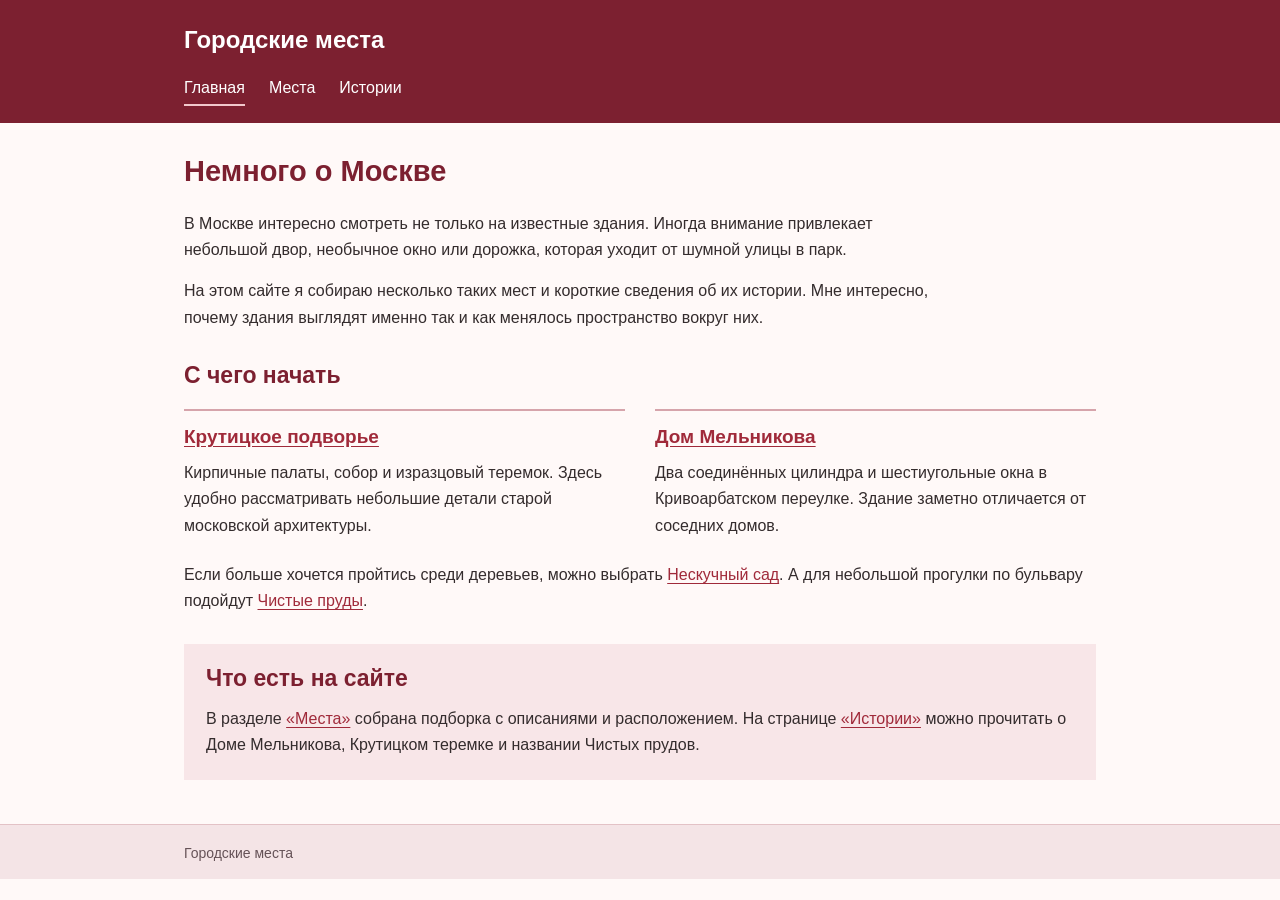
<file: index.html>
<!DOCTYPE html>
<html lang="ru">
<head>
    <meta charset="UTF-8">
    <meta name="viewport" content="width=device-width, initial-scale=1.0">
    <meta name="description" content="Небольшая подборка мест Москвы: архитектура, парки и истории городских зданий.">
    <title>Городские места</title>
    <link rel="stylesheet" href="style.css">
</head>
<body>
    <header>
        <div class="header-content">
            <p class="site-name">Городские места</p>
            <nav aria-label="Основная навигация">
                <a href="index.html" aria-current="page">Главная</a>
                <a href="places.html">Места</a>
                <a href="history.html">Истории</a>
            </nav>
        </div>
    </header>

    <main>
        <h1>Немного о Москве</h1>
        <div class="intro">
            <p>В Москве интересно смотреть не только на известные здания. Иногда внимание привлекает небольшой двор, необычное окно или дорожка, которая уходит от шумной улицы в парк.</p>
            <p>На этом сайте я собираю несколько таких мест и короткие сведения об их истории. Мне интересно, почему здания выглядят именно так и как менялось пространство вокруг них.</p>
        </div>

        <section>
            <h2>С чего начать</h2>
            <div class="home-places">
                <article>
                    <h3><a href="places.html#krutitsy">Крутицкое подворье</a></h3>
                    <p>Кирпичные палаты, собор и изразцовый теремок. Здесь удобно рассматривать небольшие детали старой московской архитектуры.</p>
                </article>
                <article>
                    <h3><a href="places.html#melnikov">Дом Мельникова</a></h3>
                    <p>Два соединённых цилиндра и шестиугольные окна в Кривоарбатском переулке. Здание заметно отличается от соседних домов.</p>
                </article>
            </div>
            <p>Если больше хочется пройтись среди деревьев, можно выбрать <a href="places.html#garden">Нескучный сад</a>. А для небольшой прогулки по бульвару подойдут <a href="places.html#pond">Чистые пруды</a>.</p>
        </section>

        <section class="about">
            <h2>Что есть на сайте</h2>
            <p>В разделе <a href="places.html">«Места»</a> собрана подборка с описаниями и расположением. На странице <a href="history.html">«Истории»</a> можно прочитать о Доме Мельникова, Крутицком теремке и названии Чистых прудов.</p>
        </section>
    </main>

    <footer>
        <div class="footer-content">
            <p>Городские места</p>
        </div>
    </footer>
</body>
</html>
</file>
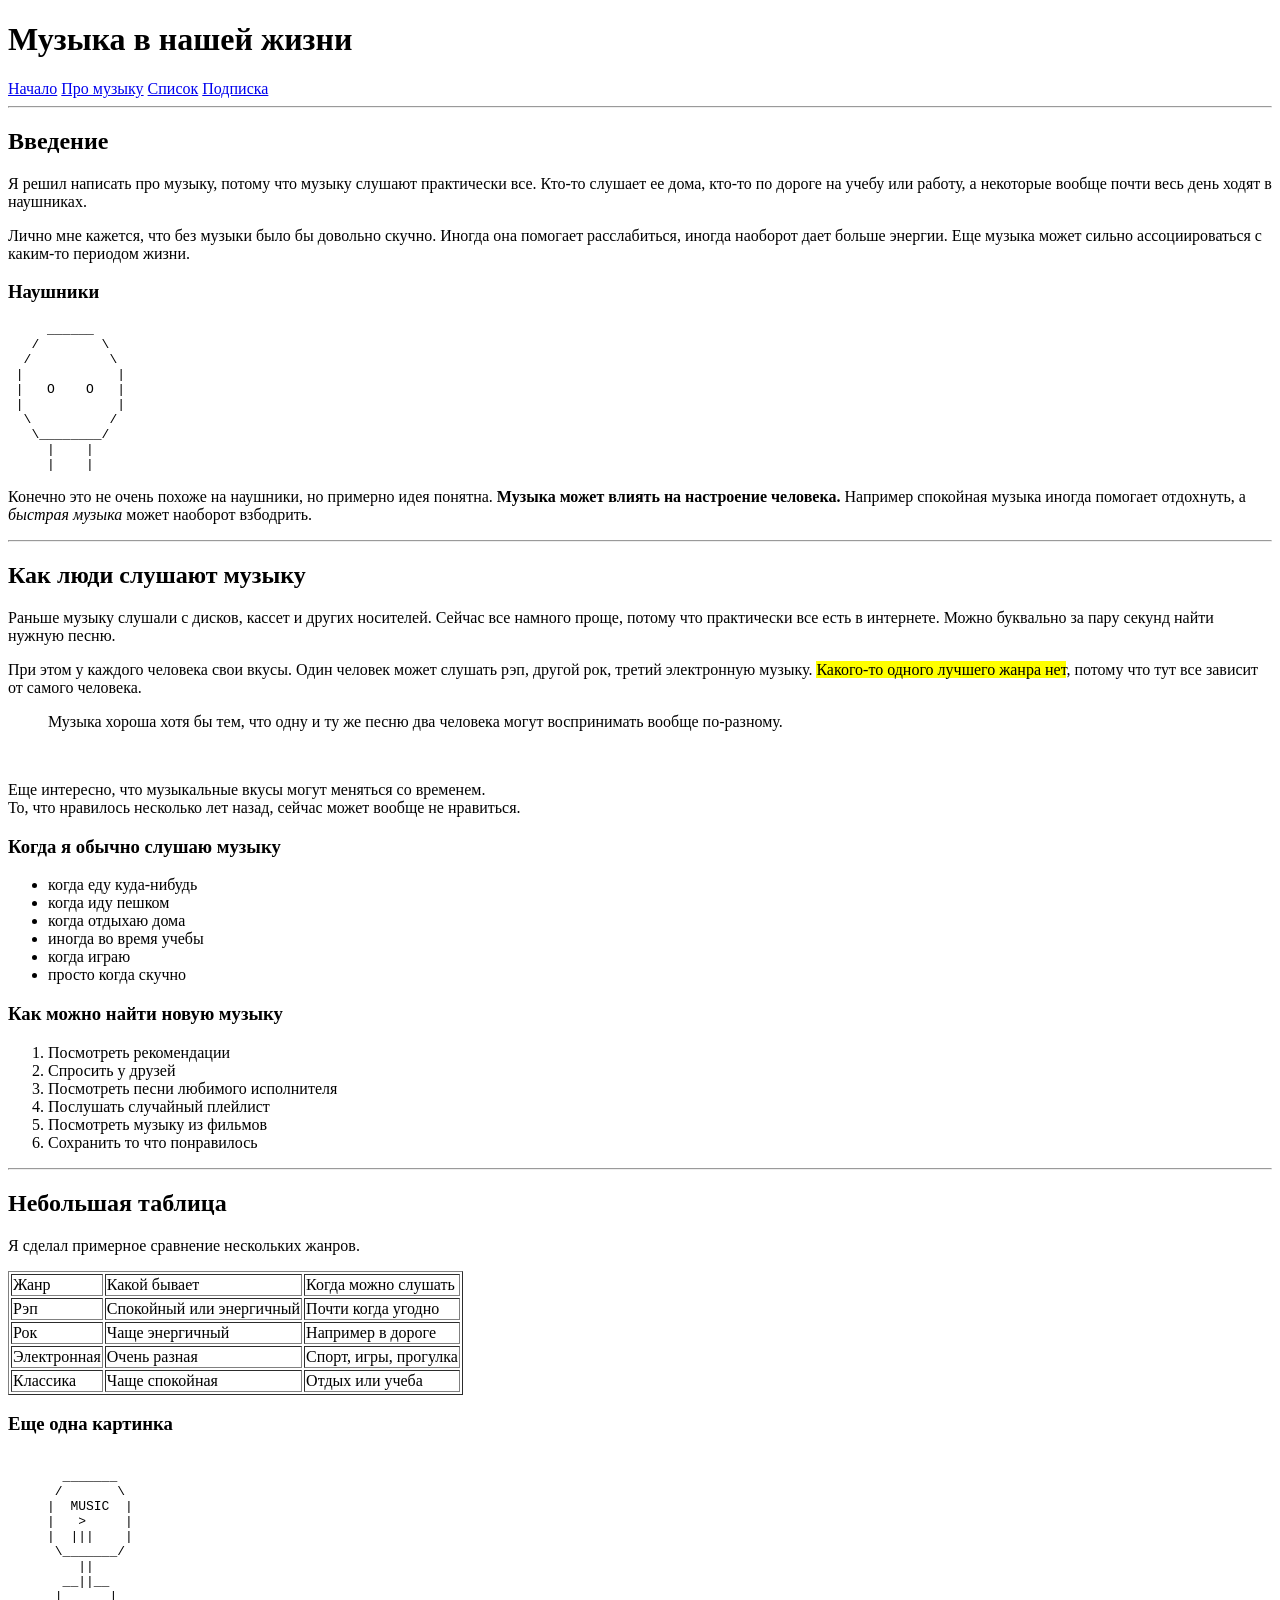
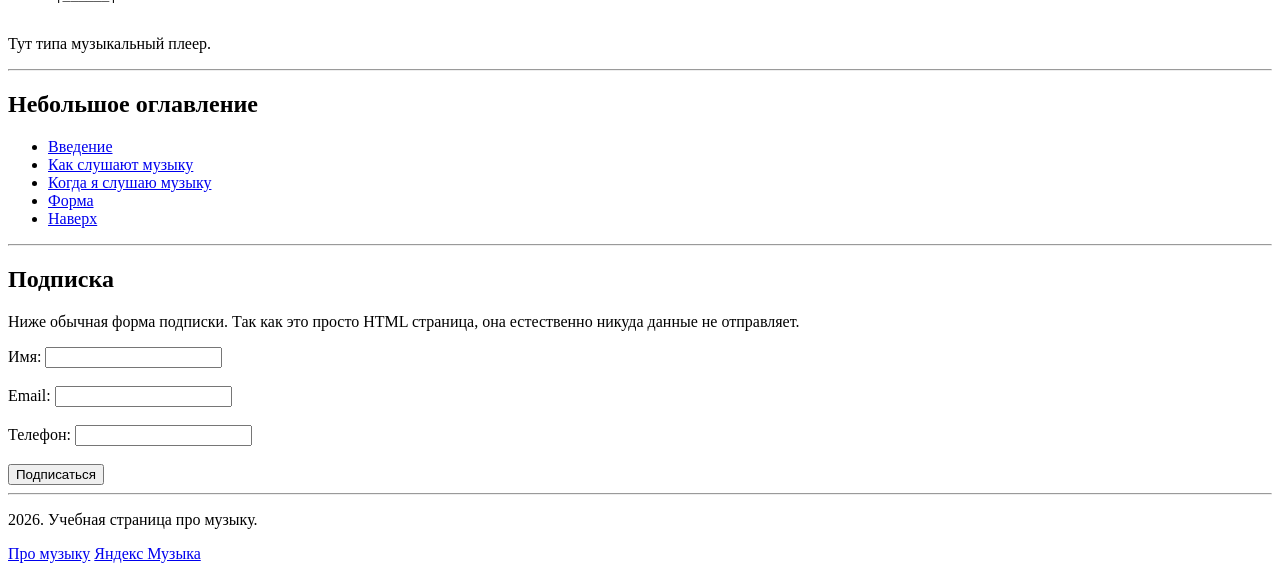
<file: KT1/index.html>
<!doctype html>
<html>
<head>
<title>Музыка в жизни человека</title>
</head>

<body>

<header>
<h1 id="up">Музыка в нашей жизни</h1>

<nav>
<a href="#nachalo">Начало</a>
<a href="#music">Про музыку</a>
<a href="#spisok">Список</a>
<a href="#forma">Подписка</a>
</nav>
</header>

<hr>

<main>

<h2 id="nachalo">Введение</h2>

<p>
Я решил написать про музыку, потому что музыку слушают практически все.
Кто-то слушает ее дома, кто-то по дороге на учебу или работу, а некоторые
вообще почти весь день ходят в наушниках.
</p>

<p>
Лично мне кажется, что без музыки было бы довольно скучно. Иногда она помогает
расслабиться, иногда наоборот дает больше энергии. Еще музыка может сильно
ассоциироваться с каким-то периодом жизни.
</p>

<h3>Наушники</h3>

<pre>
     ______
   /        \
  /          \
 |            |
 |   O    O   |
 |            |
  \          /
   \________/
     |    |
     |    |
</pre>

<p>
Конечно это не очень похоже на наушники, но примерно идея понятна.
<strong>Музыка может влиять на настроение человека.</strong>
Например спокойная музыка иногда помогает отдохнуть, а <i>быстрая музыка</i>
может наоборот взбодрить.
</p>

<hr>

<h2 id="music">Как люди слушают музыку</h2>

<p>
Раньше музыку слушали с дисков, кассет и других носителей.
Сейчас все намного проще, потому что практически все есть в интернете.
Можно буквально за пару секунд найти нужную песню.
</p>

<p>
При этом у каждого человека свои вкусы. Один человек может слушать рэп,
другой рок, третий электронную музыку. <mark>Какого-то одного лучшего жанра нет</mark>,
потому что тут все зависит от самого человека.
</p>

<blockquote>
Музыка хороша хотя бы тем, что одну и ту же песню два человека могут воспринимать вообще по-разному.
</blockquote>

<br>

<p>
Еще интересно, что музыкальные вкусы могут меняться со временем.<br>
То, что нравилось несколько лет назад, сейчас может вообще не нравиться.
</p>


<h3 id="spisok">Когда я обычно слушаю музыку</h3>

<ul>
<li>когда еду куда-нибудь</li>
<li>когда иду пешком</li>
<li>когда отдыхаю дома</li>
<li>иногда во время учебы</li>
<li>когда играю</li>
<li>просто когда скучно</li>
</ul>


<h3>Как можно найти новую музыку</h3>

<ol>
<li>Посмотреть рекомендации</li>
<li>Спросить у друзей</li>
<li>Посмотреть песни любимого исполнителя</li>
<li>Послушать случайный плейлист</li>
<li>Посмотреть музыку из фильмов</li>
<li>Сохранить то что понравилось</li>
</ol>

<hr>

<h2>Небольшая таблица</h2>

<p>Я сделал примерное сравнение нескольких жанров.</p>

<table border="1">

<tr>
<td>Жанр</td>
<td>Какой бывает</td>
<td>Когда можно слушать</td>
</tr>

<tr>
<td>Рэп</td>
<td>Спокойный или энергичный</td>
<td>Почти когда угодно</td>
</tr>

<tr>
<td>Рок</td>
<td>Чаще энергичный</td>
<td>Например в дороге</td>
</tr>

<tr>
<td>Электронная</td>
<td>Очень разная</td>
<td>Спорт, игры, прогулка</td>
</tr>

<tr>
<td>Классика</td>
<td>Чаще спокойная</td>
<td>Отдых или учеба</td>
</tr>

</table>

<h3>Еще одна картинка</h3>

<pre>

       _______
      /       \
     |  MUSIC  |
     |   >     |
     |  |||    |
      \_______/
         ||
       __||__
      |______|

</pre>

<p>Тут типа музыкальный плеер.</p>

<hr>

<h2>Небольшое оглавление</h2>

<ul>
<li><a href="#nachalo">Введение</a></li>
<li><a href="#music">Как слушают музыку</a></li>
<li><a href="#spisok">Когда я слушаю музыку</a></li>
<li><a href="#forma">Форма</a></li>
<li><a href="#up">Наверх</a></li>
</ul>

<hr>


<h2 id="forma">Подписка</h2>

<p>
Ниже обычная форма подписки. Так как это просто HTML страница,
она естественно никуда данные не отправляет.
</p>

<form>

Имя:
<input type="text" name="name">

<br><br>

Email:
<input type="email" name="email">

<br><br>

Телефон:
<input type="tel" name="phone">

<br><br>

<button>Подписаться</button>

</form>

</main>


<hr>

<footer>

<p>2026. Учебная страница про музыку.</p>

<nav>
<a href="https://ru.wikipedia.org/wiki/Музыка">Про музыку</a>
<a href="https://music.yandex.ru/">Яндекс Музыка</a>
</nav>

</footer>

</body>
</html>
</file>
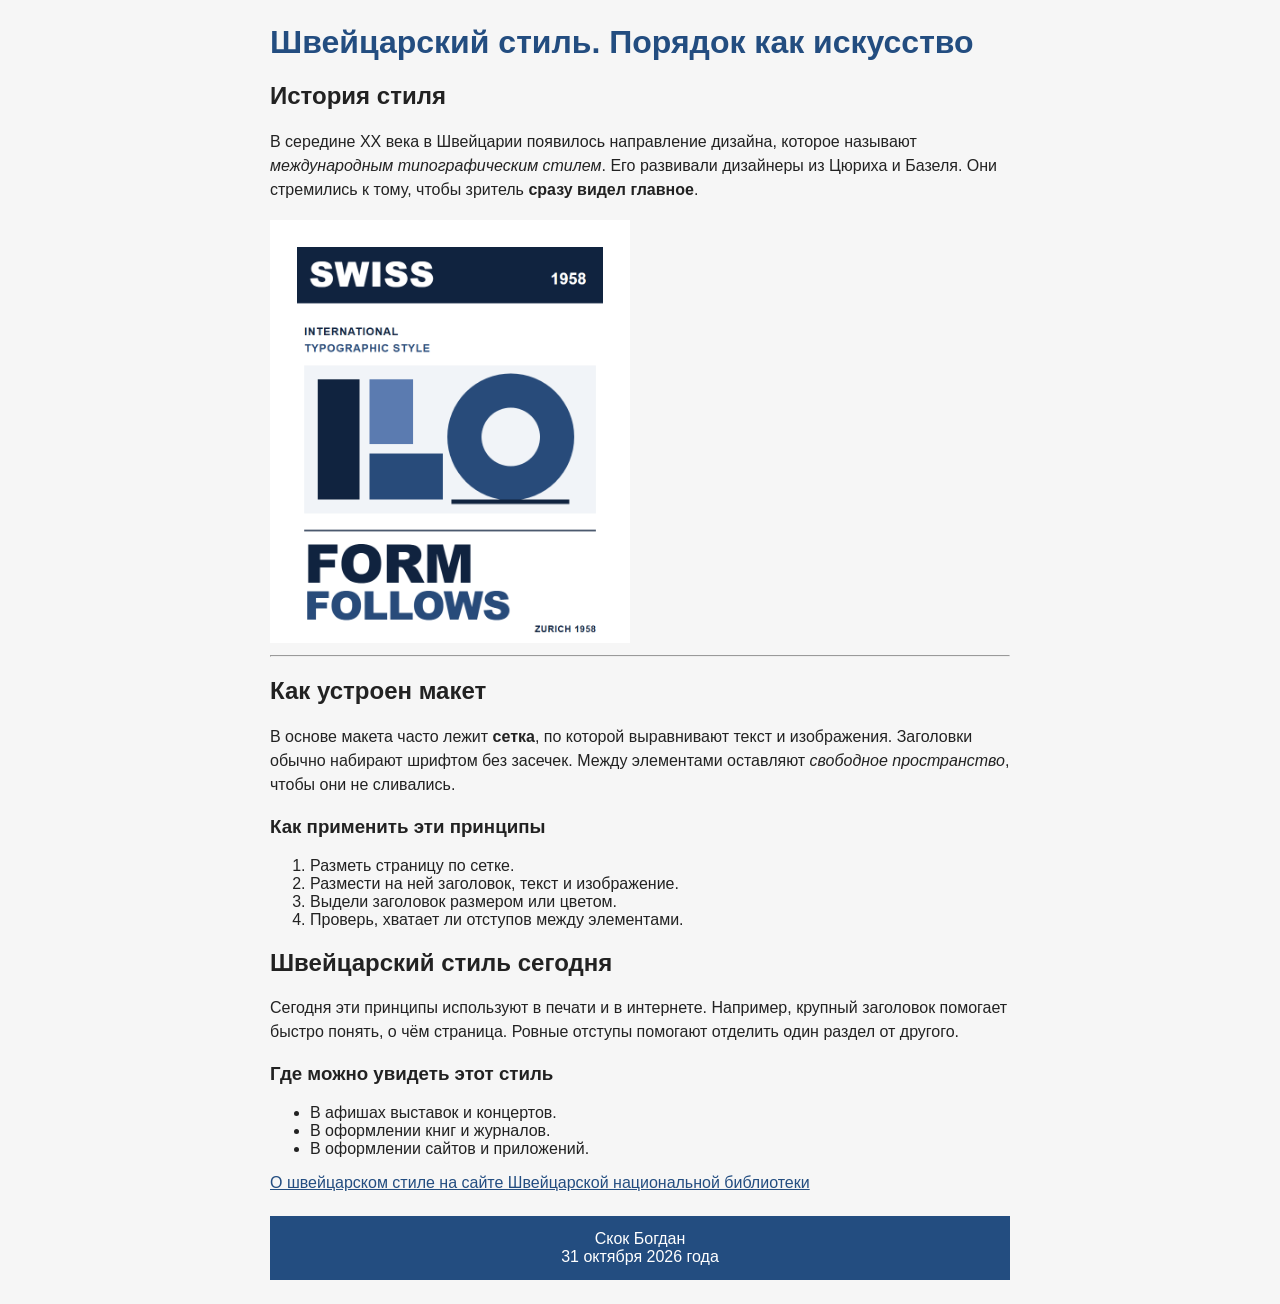
<file: KT2/index.html>
<!DOCTYPE html>
<html lang="ru">
<head>
  <meta charset="UTF-8">
  <meta name="viewport" content="width=device-width, initial-scale=1.0">
  <title>Швейцарский стиль. Порядок как искусство</title>
  <style>
    body {
      font-family: Arial, sans-serif;
      background-color: #f6f6f6;
      color: #222222;
      max-width: 740px;
      margin: 24px auto;
      padding: 0 18px;
    }

    h1 {
      color: #234d80;
    }

    h2, h3 {
      font-weight: bold;
    }

    p {
      font-size: 16px;
      line-height: 1.5;
      margin-bottom: 18px;
    }

    img {
      width: 360px;
      max-width: 100%;
    }

    a {
      color: #234d80;
    }

    footer {
      margin-top: 24px;
      padding: 14px;
      background-color: #234d80;
      color: white;
      text-align: center;
    }
  </style>
</head>
<body>
  <h1>Швейцарский стиль. Порядок как искусство</h1>

  <h2>История стиля</h2>
  <p>В середине XX века в Швейцарии появилось направление дизайна, которое называют <i>международным типографическим стилем</i>. Его развивали дизайнеры из Цюриха и Базеля. Они стремились к тому, чтобы зритель <strong>сразу видел главное</strong>.</p>

  <img src="poster.png" alt="плакат">
  <hr>

  <h2>Как устроен макет</h2>
  <p>В основе макета часто лежит <b>сетка</b>, по которой выравнивают текст и изображения. Заголовки обычно набирают шрифтом без засечек. Между элементами оставляют <em>свободное пространство</em>, чтобы они не сливались.</p>

  <h3>Как применить эти принципы</h3>
  <ol>
    <li>Разметь страницу по сетке.</li>
    <li>Размести на ней заголовок, текст и изображение.</li>
    <li>Выдели заголовок размером или цветом.</li>
    <li>Проверь, хватает ли отступов между элементами.</li>
  </ol>

  <h2>Швейцарский стиль сегодня</h2>
  <p>Сегодня эти принципы используют в печати и в интернете. Например, крупный заголовок помогает быстро понять, о чём страница. Ровные отступы помогают отделить один раздел от другого.</p>

  <h3>Где можно увидеть этот стиль</h3>
  <ul>
    <li>В афишах выставок и концертов.</li>
    <li>В оформлении книг и журналов.</li>
    <li>В оформлении сайтов и приложений.</li>
  </ul>

  <a href="https://www.nb.admin.ch/en/the-international-style-1950-1970">О швейцарском стиле на сайте Швейцарской национальной библиотеки</a>

  <footer>
    Скок Богдан<br>
    31 октября 2026 года
  </footer>
</body>
</html>
</file>
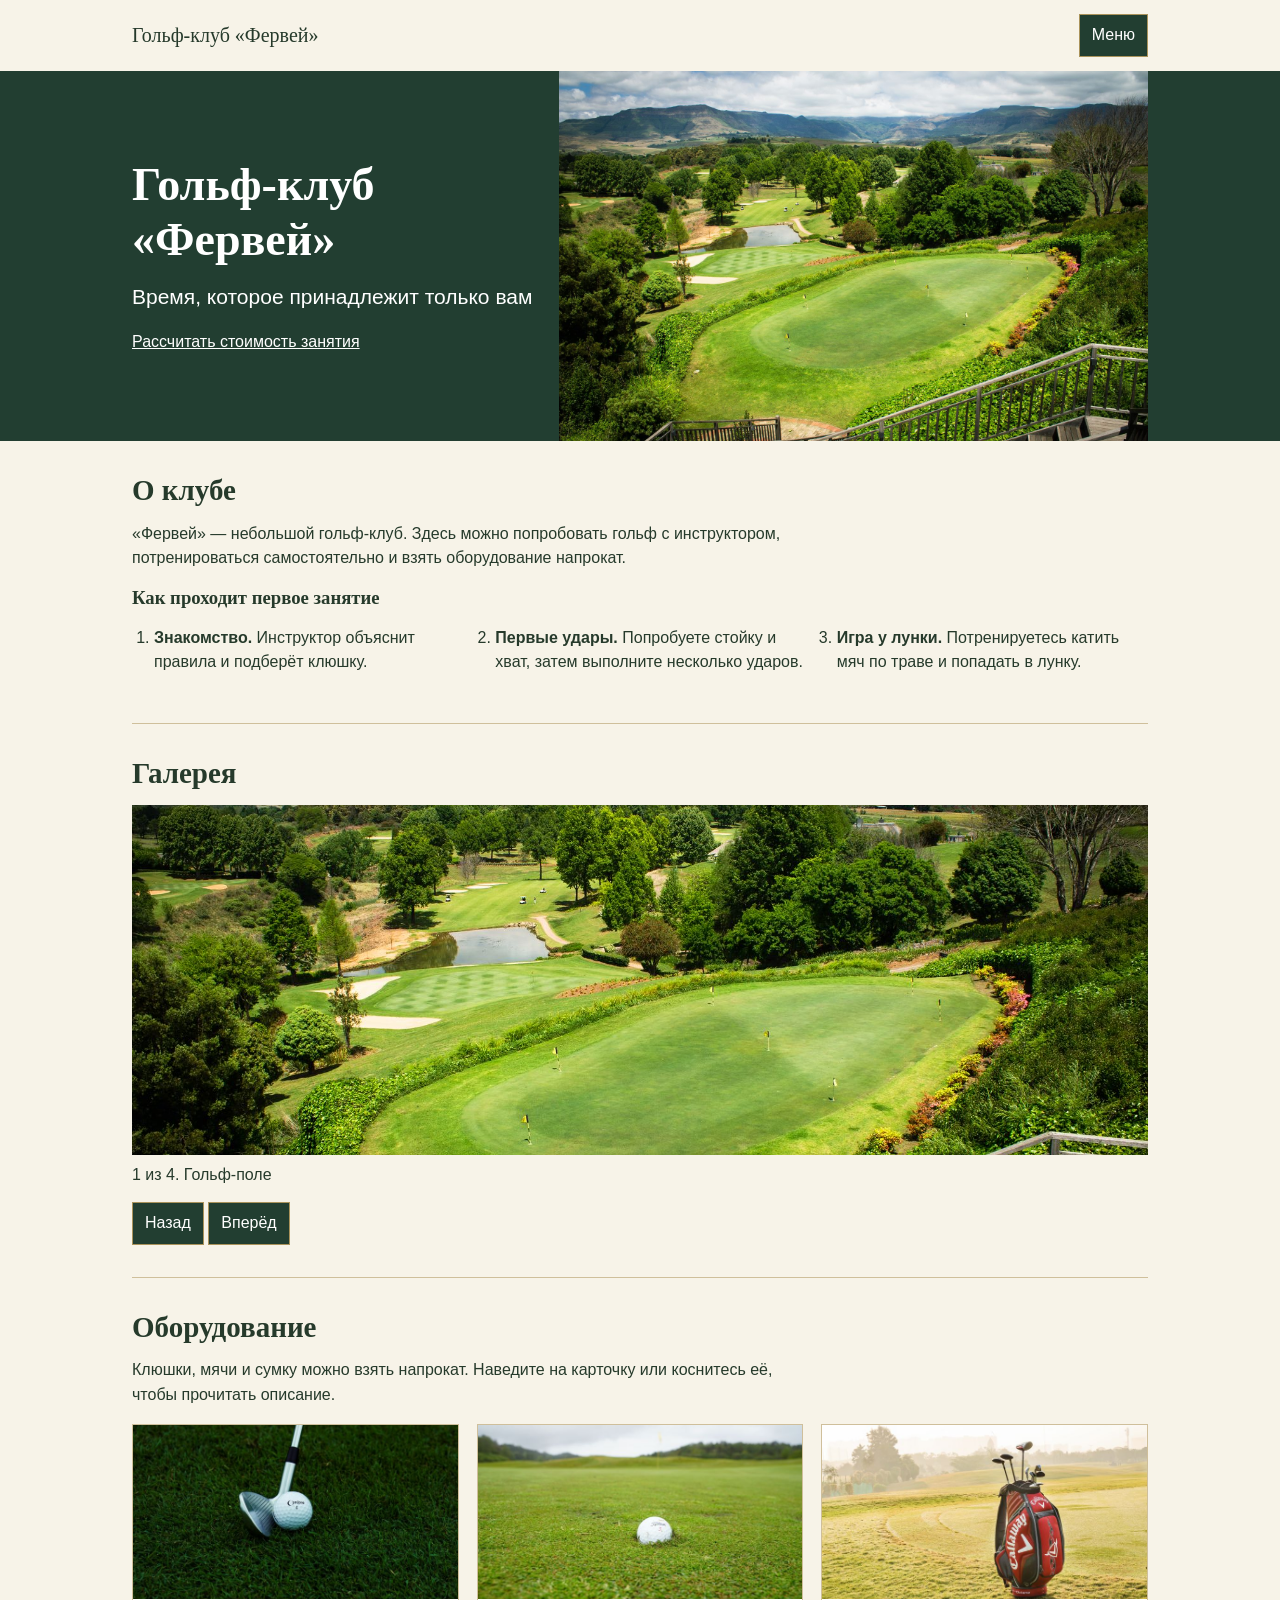
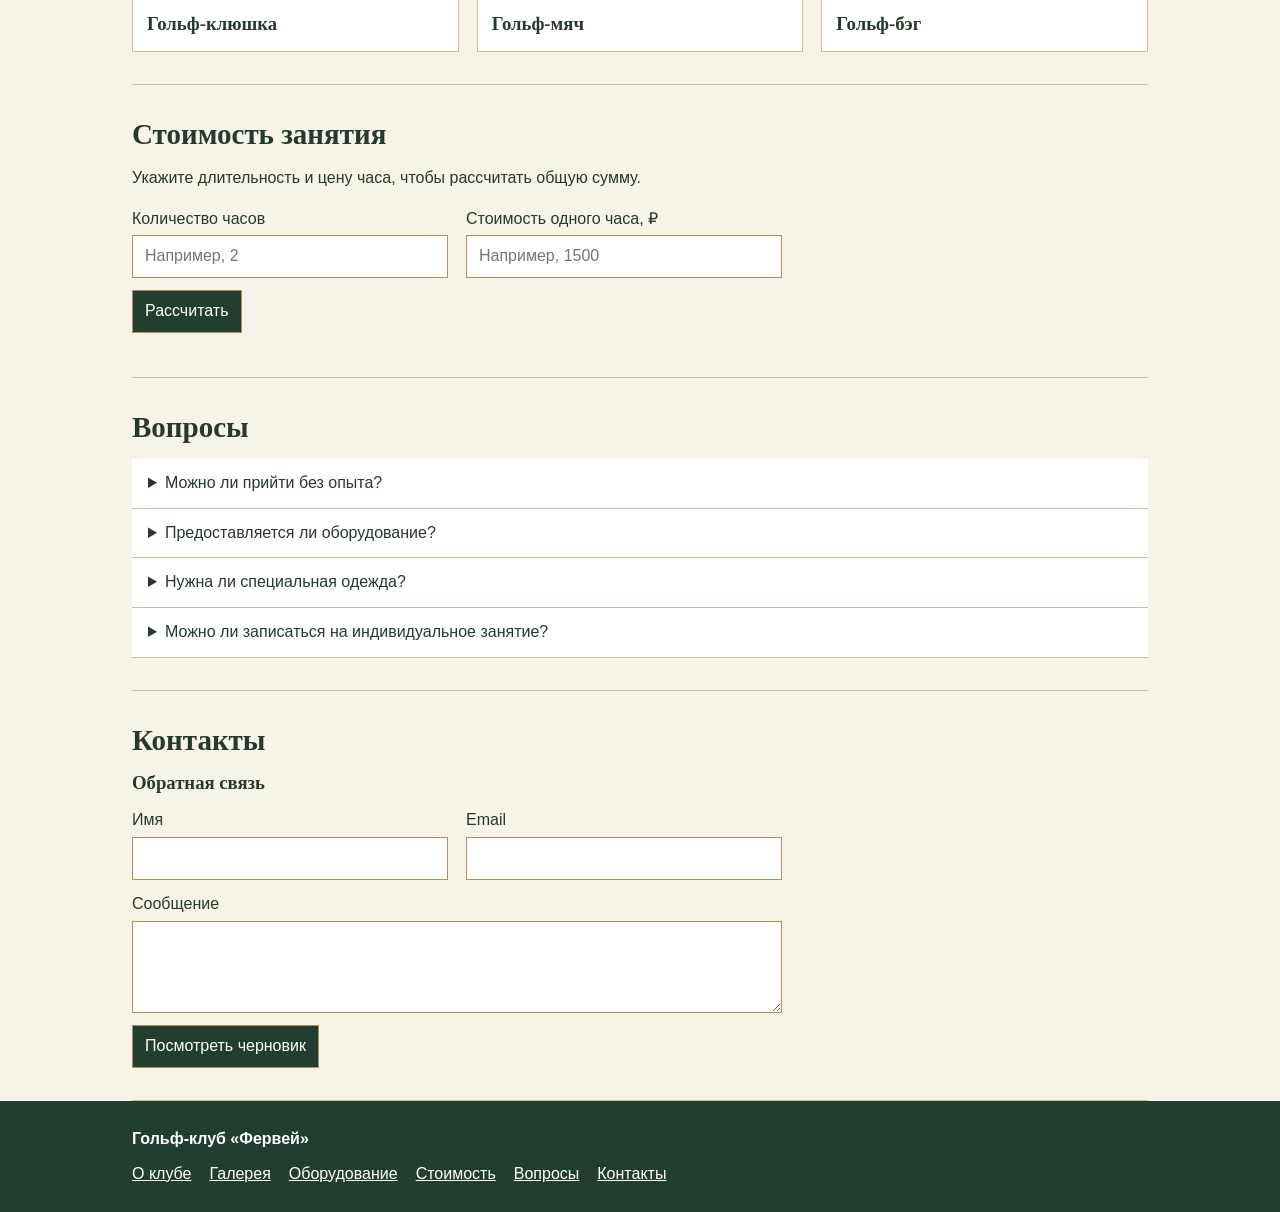
<file: KT3/index.html>
<!DOCTYPE html>
<html lang="ru">
<head>
  <meta charset="UTF-8">
  <meta name="viewport" content="width=device-width, initial-scale=1.0">
  <title>кт3</title>
  <link rel="stylesheet" href="style.css">
</head>
<body>
  <header class="top wrap">
    <a class="club-name" href="#top">Гольф-клуб «Фервей»</a>
    <button type="button" id="menu-button" aria-controls="menu" aria-expanded="false">Меню</button>
    <nav id="menu" aria-label="Основная навигация" hidden>
      <a href="#about">О клубе</a>
      <a href="#gallery">Галерея</a>
      <a href="#equipment">Оборудование</a>
      <a href="#price">Стоимость</a>
      <a href="#faq">Вопросы</a>
      <a href="#contacts">Контакты</a>
    </nav>
  </header>

  <div class="hero" id="top">
    <div class="hero-row wrap">
      <div class="hero-text">
        <h1>Гольф-клуб<br>«Фервей»</h1>
        <p>Время, которое принадлежит только вам</p>
        <a href="#price">Рассчитать стоимость занятия</a>
      </div>
      <img src="images/field.jpg" alt="Гольф-поле среди зелёных холмов">
    </div>
  </div>

  <main class="wrap">
    <section id="about">
      <h2>О клубе</h2>
      <p class="intro">«Фервей» — небольшой гольф-клуб. Здесь можно попробовать гольф с инструктором, потренироваться самостоятельно и взять оборудование напрокат.</p>
      <h3>Как проходит первое занятие</h3>
      <ol class="steps">
        <li><strong>Знакомство.</strong> Инструктор объяснит правила и подберёт клюшку.</li>
        <li><strong>Первые удары.</strong> Попробуете стойку и хват, затем выполните несколько ударов.</li>
        <li><strong>Игра у лунки.</strong> Потренируетесь катить мяч по траве и попадать в лунку.</li>
      </ol>
    </section>

    <section id="gallery">
      <h2>Галерея</h2>
      <figure class="slide">
        <img src="images/field.jpg" alt="Зелёные дорожки гольф-поля и холмы вдали">
        <figcaption>1 из 4. Гольф-поле</figcaption>
      </figure>
      <figure class="slide" hidden>
        <img src="images/practice.jpg" alt="Коврик для ударов и мячи на тренировочной площадке">
        <figcaption>2 из 4. Тренировочная зона</figcaption>
      </figure>
      <figure class="slide" hidden>
        <img src="images/clubs-balls.jpg" alt="Гольф-клюшки и мяч на траве">
        <figcaption>3 из 4. Клюшки и мячи</figcaption>
      </figure>
      <figure class="slide" hidden>
        <img src="images/grounds.jpg" alt="Клубный дом и прилегающая территория">
        <figcaption>4 из 4. Клубная территория</figcaption>
      </figure>
      <button type="button" id="previous">Назад</button>
      <button type="button" id="next">Вперёд</button>
    </section>

    <section id="equipment">
      <h2>Оборудование</h2>
      <p class="intro">Клюшки, мячи и сумку можно взять напрокат. Наведите на карточку или коснитесь её, чтобы прочитать описание.</p>
      <div class="cards">
        <article class="card" tabindex="0">
          <div class="card-turn">
            <div class="card-front">
              <img src="images/club.jpg" alt="Головка гольф-клюшки рядом с мячом">
              <h3>Гольф-клюшка</h3>
            </div>
            <div class="card-back">
              <h3>Гольф-клюшка</h3>
              <p>Инструктор подберёт клюшку по росту и покажет, как её держать.</p>
            </div>
          </div>
        </article>
        <article class="card" tabindex="0">
          <div class="card-turn">
            <div class="card-front">
              <img src="images/ball.jpg" alt="Белый гольф-мяч на траве">
              <h3>Гольф-мяч</h3>
            </div>
            <div class="card-back">
              <h3>Гольф-мяч</h3>
              <p>Для отработки ударов на площадке можно взять набор тренировочных мячей.</p>
            </div>
          </div>
        </article>
        <article class="card" tabindex="0">
          <div class="card-turn">
            <div class="card-front">
              <img src="images/bag.jpg" alt="Сумка с клюшками на гольф-поле">
              <h3>Гольф-бэг</h3>
            </div>
            <div class="card-back">
              <h3>Гольф-бэг</h3>
              <p>В сумке удобно носить клюшки, запасные мячи и другие мелочи.</p>
            </div>
          </div>
        </article>
      </div>
    </section>

    <section id="price">
      <h2>Стоимость занятия</h2>
      <p>Укажите длительность и цену часа, чтобы рассчитать общую сумму.</p>
      <form id="calculator" novalidate>
        <div class="fields">
          <label>Количество часов
            <input id="hours" type="number" step="any" placeholder="Например, 2">
          </label>
          <label>Стоимость одного часа, ₽
            <input id="rate" type="number" step="any" placeholder="Например, 1500">
          </label>
        </div>
        <button type="submit">Рассчитать</button>
        <p id="total" role="status"></p>
      </form>
    </section>

    <section id="faq">
      <h2>Вопросы</h2>
      <details name="faq">
        <summary>Можно ли прийти без опыта?</summary>
        <p>Да. На первом занятии инструктор объяснит правила, покажет стойку и поможет с первыми ударами.</p>
      </details>
      <details name="faq">
        <summary>Предоставляется ли оборудование?</summary>
        <p>Да. На время занятия можно взять напрокат клюшки, мячи и сумку.</p>
      </details>
      <details name="faq">
        <summary>Нужна ли специальная одежда?</summary>
        <p>Для тренировки подойдут удобная одежда по погоде и закрытая обувь без каблуков.</p>
      </details>
      <details name="faq">
        <summary>Можно ли записаться на индивидуальное занятие?</summary>
        <p>Да. На индивидуальном занятии можно начать с азов или разобрать отдельный удар с инструктором.</p>
      </details>
    </section>

    <section id="contacts">
      <h2>Контакты</h2>
      <h3>Обратная связь</h3>
      <form id="feedback">
        <div class="fields">
          <label>Имя
            <input id="visitor-name" type="text" autocomplete="name" required>
          </label>
          <label>Email
            <input id="visitor-email" type="email" autocomplete="email" required>
          </label>
        </div>
        <label>Сообщение
          <textarea id="message" rows="3" required></textarea>
        </label>
        <button type="submit">Посмотреть черновик</button>
        <p id="draft" role="status" hidden></p>
      </form>
    </section>
  </main>

  <footer>
    <div class="wrap">
      <strong>Гольф-клуб «Фервей»</strong>
      <nav aria-label="Навигация в подвале">
        <a href="#about">О клубе</a>
        <a href="#gallery">Галерея</a>
        <a href="#equipment">Оборудование</a>
        <a href="#price">Стоимость</a>
        <a href="#faq">Вопросы</a>
        <a href="#contacts">Контакты</a>
      </nav>
    </div>
  </footer>
  <script src="script.js"></script>
</body>
</html>
</file>
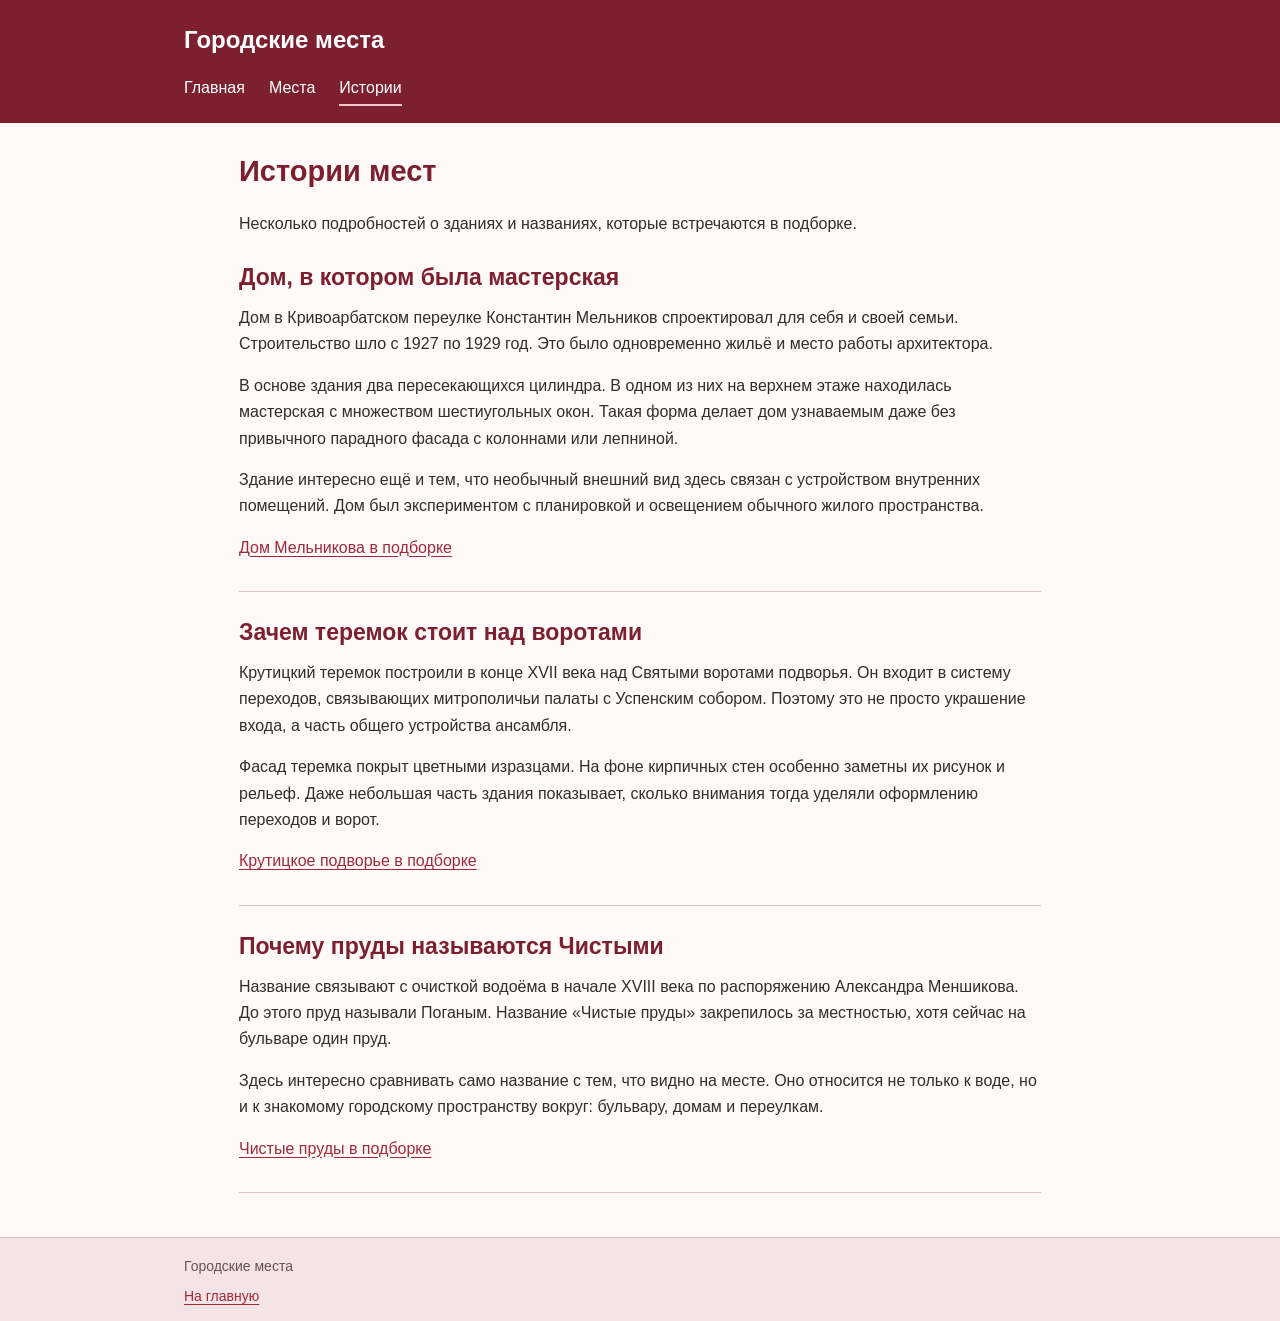
<file: history.html>
<!DOCTYPE html>
<html lang="ru">
<head>
    <meta charset="UTF-8">
    <meta name="viewport" content="width=device-width, initial-scale=1.0">
    <meta name="description" content="Короткие истории Дома Мельникова, Крутицкого теремка и Чистых прудов.">
    <title>Истории мест | Городские места</title>
    <link rel="stylesheet" href="style.css">
</head>
<body>
    <header>
        <div class="header-content">
            <p class="site-name">Городские места</p>
            <nav aria-label="Основная навигация">
                <a href="index.html">Главная</a>
                <a href="places.html">Места</a>
                <a href="history.html" aria-current="page">Истории</a>
            </nav>
        </div>
    </header>

    <main class="history-page">
        <h1>Истории мест</h1>
        <p class="page-intro">Несколько подробностей о зданиях и названиях, которые встречаются в подборке.</p>

        <article class="story" id="house">
            <h2>Дом, в котором была мастерская</h2>
            <p>Дом в Кривоарбатском переулке Константин Мельников спроектировал для себя и своей семьи. Строительство шло с 1927 по 1929 год. Это было одновременно жильё и место работы архитектора.</p>
            <p>В основе здания два пересекающихся цилиндра. В одном из них на верхнем этаже находилась мастерская с множеством шестиугольных окон. Такая форма делает дом узнаваемым даже без привычного парадного фасада с колоннами или лепниной.</p>
            <p>Здание интересно ещё и тем, что необычный внешний вид здесь связан с устройством внутренних помещений. Дом был экспериментом с планировкой и освещением обычного жилого пространства.</p>
            <p><a href="places.html#melnikov">Дом Мельникова в подборке</a></p>
        </article>

        <article class="story" id="terem">
            <h2>Зачем теремок стоит над воротами</h2>
            <p>Крутицкий теремок построили в конце XVII века над Святыми воротами подворья. Он входит в систему переходов, связывающих митрополичьи палаты с Успенским собором. Поэтому это не просто украшение входа, а часть общего устройства ансамбля.</p>
            <p>Фасад теремка покрыт цветными изразцами. На фоне кирпичных стен особенно заметны их рисунок и рельеф. Даже небольшая часть здания показывает, сколько внимания тогда уделяли оформлению переходов и ворот.</p>
            <p><a href="places.html#krutitsy">Крутицкое подворье в подборке</a></p>
        </article>

        <article class="story" id="pond-name">
            <h2>Почему пруды называются Чистыми</h2>
            <p>Название связывают с очисткой водоёма в начале XVIII века по распоряжению Александра Меншикова. До этого пруд называли Поганым. Название «Чистые пруды» закрепилось за местностью, хотя сейчас на бульваре один пруд.</p>
            <p>Здесь интересно сравнивать само название с тем, что видно на месте. Оно относится не только к воде, но и к знакомому городскому пространству вокруг: бульвару, домам и переулкам.</p>
            <p><a href="places.html#pond">Чистые пруды в подборке</a></p>
        </article>
    </main>

    <footer>
        <div class="footer-content">
            <p>Городские места</p>
            <p><a href="index.html">На главную</a></p>
        </div>
    </footer>
</body>
</html>
</file>
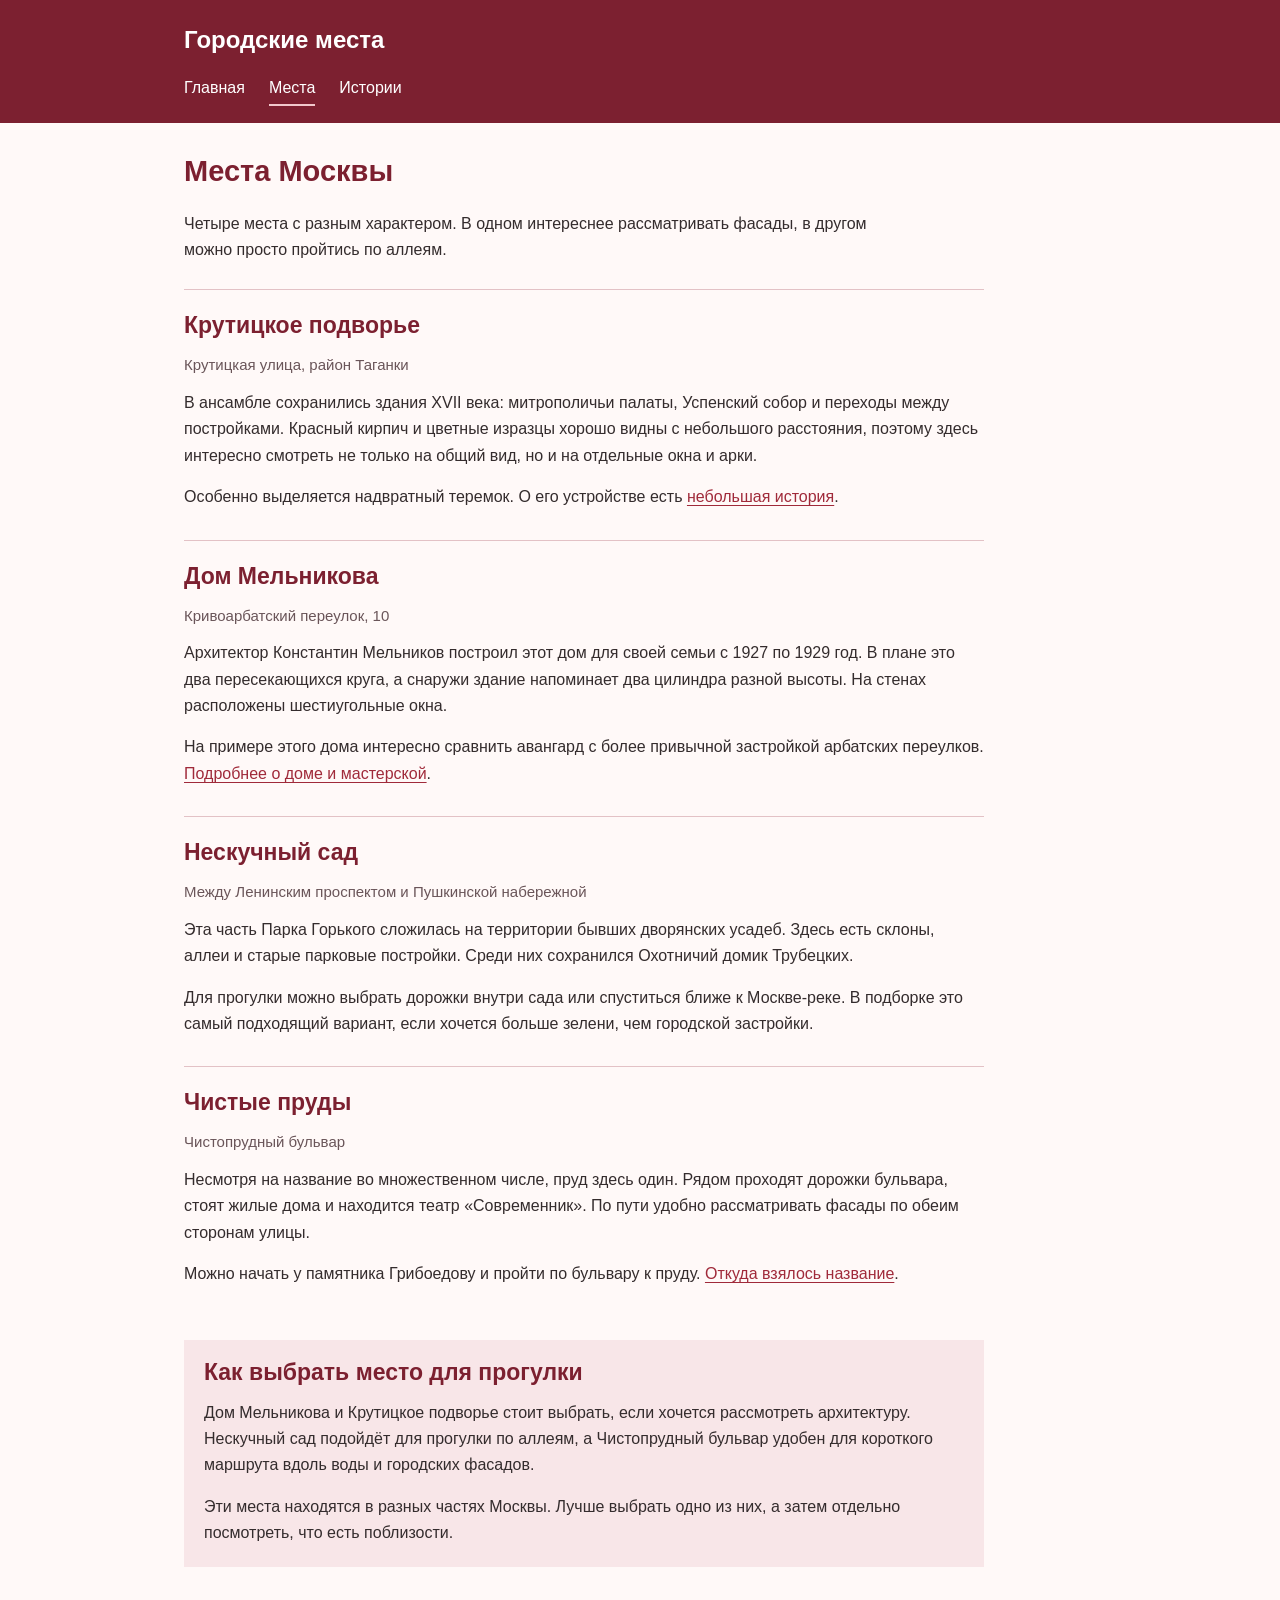
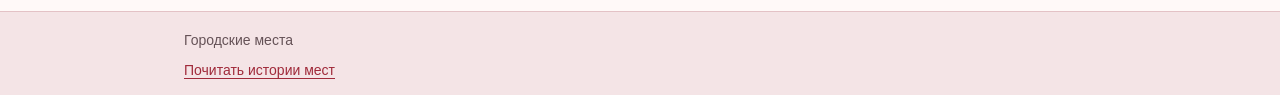
<file: places.html>
<!DOCTYPE html>
<html lang="ru">
<head>
    <meta charset="UTF-8">
    <meta name="viewport" content="width=device-width, initial-scale=1.0">
    <meta name="description" content="Четыре места Москвы: Крутицкое подворье, Дом Мельникова, Нескучный сад и Чистые пруды.">
    <title>Места Москвы | Городские места</title>
    <link rel="stylesheet" href="style.css">
</head>
<body>
    <header>
        <div class="header-content">
            <p class="site-name">Городские места</p>
            <nav aria-label="Основная навигация">
                <a href="index.html">Главная</a>
                <a href="places.html" aria-current="page">Места</a>
                <a href="history.html">Истории</a>
            </nav>
        </div>
    </header>

    <main>
        <h1>Места Москвы</h1>
        <p class="page-intro">Четыре места с разным характером. В одном интереснее рассматривать фасады, в другом можно просто пройтись по аллеям.</p>

        <article class="place" id="krutitsy">
            <h2>Крутицкое подворье</h2>
            <p class="location">Крутицкая улица, район Таганки</p>
            <p>В ансамбле сохранились здания XVII века: митрополичьи палаты, Успенский собор и переходы между постройками. Красный кирпич и цветные изразцы хорошо видны с небольшого расстояния, поэтому здесь интересно смотреть не только на общий вид, но и на отдельные окна и арки.</p>
            <p>Особенно выделяется надвратный теремок. О его устройстве есть <a href="history.html#terem">небольшая история</a>.</p>
        </article>

        <article class="place" id="melnikov">
            <h2>Дом Мельникова</h2>
            <p class="location">Кривоарбатский переулок, 10</p>
            <p>Архитектор Константин Мельников построил этот дом для своей семьи с 1927 по 1929 год. В плане это два пересекающихся круга, а снаружи здание напоминает два цилиндра разной высоты. На стенах расположены шестиугольные окна.</p>
            <p>На примере этого дома интересно сравнить авангард с более привычной застройкой арбатских переулков. <a href="history.html#house">Подробнее о доме и мастерской</a>.</p>
        </article>

        <article class="place" id="garden">
            <h2>Нескучный сад</h2>
            <p class="location">Между Ленинским проспектом и Пушкинской набережной</p>
            <p>Эта часть Парка Горького сложилась на территории бывших дворянских усадеб. Здесь есть склоны, аллеи и старые парковые постройки. Среди них сохранился Охотничий домик Трубецких.</p>
            <p>Для прогулки можно выбрать дорожки внутри сада или спуститься ближе к Москве-реке. В подборке это самый подходящий вариант, если хочется больше зелени, чем городской застройки.</p>
        </article>

        <article class="place" id="pond">
            <h2>Чистые пруды</h2>
            <p class="location">Чистопрудный бульвар</p>
            <p>Несмотря на название во множественном числе, пруд здесь один. Рядом проходят дорожки бульвара, стоят жилые дома и находится театр «Современник». По пути удобно рассматривать фасады по обеим сторонам улицы.</p>
            <p>Можно начать у памятника Грибоедову и пройти по бульвару к пруду. <a href="history.html#pond-name">Откуда взялось название</a>.</p>
        </article>

        <section class="walk-note">
            <h2>Как выбрать место для прогулки</h2>
            <p>Дом Мельникова и Крутицкое подворье стоит выбрать, если хочется рассмотреть архитектуру. Нескучный сад подойдёт для прогулки по аллеям, а Чистопрудный бульвар удобен для короткого маршрута вдоль воды и городских фасадов.</p>
            <p>Эти места находятся в разных частях Москвы. Лучше выбрать одно из них, а затем отдельно посмотреть, что есть поблизости.</p>
        </section>
    </main>

    <footer>
        <div class="footer-content">
            <p>Городские места</p>
            <p><a href="history.html">Почитать истории мест</a></p>
        </div>
    </footer>
</body>
</html>
</file>
<file: style.css>
* {
    box-sizing: border-box;
}

body {
    margin: 0;
    background: #fff9f8;
    color: #342c2d;
    font-family: "Trebuchet MS", Tahoma, sans-serif;
    font-size: 16px;
    line-height: 1.65;
}

header {
    background: #7c2030;
    color: #ffffff;
}

.header-content {
    max-width: 960px;
    margin: 0 auto;
    padding: 20px 24px 17px;
}

.site-name {
    margin: 0 0 12px;
    font-size: 24px;
    font-weight: bold;
}

nav {
    display: flex;
    flex-wrap: wrap;
    gap: 8px 24px;
}

nav a {
    color: #ffffff;
    text-decoration: none;
    padding: 3px 0;
    border-bottom: 2px solid transparent;
}

nav a:hover,
nav a[aria-current="page"] {
    border-bottom-color: #f2c8cc;
}

a {
    color: #a02a3a;
    text-underline-offset: 3px;
}

a:hover {
    color: #6f1a29;
}

nav a:hover {
    color: #ffffff;
}

a:focus-visible {
    outline: 2px solid #b8424c;
    outline-offset: 4px;
}

main {
    max-width: 960px;
    margin: 30px auto 44px;
    padding: 0 24px;
}

h1, h2, h3 {
    color: #7c2030;
    line-height: 1.3;
}

h1 {
    font-size: 29px;
    margin: 0 0 20px;
}

h2 {
    font-size: 23px;
    margin: 0 0 12px;
}

h3 {
    margin: 0 0 10px;
    font-size: 19px;
}

p {
    margin: 0 0 15px;
}

.intro {
    max-width: 760px;
    margin-bottom: 30px;
}

.home-places {
    display: flex;
    gap: 30px;
    margin: 18px 0 8px;
}

.home-places article {
    flex: 1;
    border-top: 2px solid #d6a4ab;
    padding-top: 14px;
}

.about {
    margin-top: 29px;
    background: #f8e6e8;
    padding: 20px 22px 7px;
}

.page-intro {
    max-width: 730px;
    margin-bottom: 26px;
}

.place {
    padding: 21px 0 14px;
    border-top: 1px solid #e3c2c6;
    max-width: 800px;
    scroll-margin-top: 20px;
}

.location {
    color: #6a5559;
    margin-bottom: 12px;
    font-size: 15px;
}

.walk-note {
    max-width: 800px;
    margin-top: 23px;
    padding: 18px 20px 5px;
    background: #f8e6e8;
}

.history-page {
    max-width: 850px;
}

.story {
    margin-top: 26px;
    padding-bottom: 15px;
    border-bottom: 1px solid #e3c2c6;
    scroll-margin-top: 20px;
}

footer {
    background: #f4e4e6;
    border-top: 1px solid #e3c2c6;
    color: #655257;
    font-size: 14px;
}

.footer-content {
    max-width: 960px;
    margin: 0 auto;
    padding: 17px 24px 6px;
}

.footer-content p {
    margin-bottom: 7px;
}

@media (max-width: 600px) {
    .header-content {
        padding: 16px 18px;
    }

    .site-name {
        font-size: 22px;
    }

    nav {
        gap: 8px 20px;
    }

    main {
        margin-top: 24px;
        padding: 0 18px;
    }

    h1 {
        font-size: 26px;
    }

    h2 {
        font-size: 21px;
    }

    .home-places {
        display: block;
    }

    .home-places article {
        margin-bottom: 20px;
    }

    .about, .walk-note {
        padding: 17px 16px 5px;
    }

    .footer-content {
        padding-left: 18px;
        padding-right: 18px;
    }
}
</file>
<file: KT3/style.css>
* {
  box-sizing: border-box;
}
body {
  margin: 0;
  background: #f7f3e8;
  color: #263a2b;
  font: 16px/1.55 "Trebuchet MS", Arial, sans-serif;
}
h1, h2, h3, .club-name {
  font-family: Georgia, serif;
  line-height: 1.2;
}
h1 { font-size: 46px; }
h2 { font-size: 29px; }
h1, h2, h3 { margin: 0 0 14px; }
p { margin: 0 0 16px; }
a { color: inherit; }
img {
  display: block;
  width: 100%;
  object-fit: cover;
}
button, input, textarea {
  font: inherit;
  padding: 8px 12px;
  border: 1px solid #aa935b;
}
button {
  background: #223e31;
  color: white;
  cursor: pointer;
}
.wrap {
  max-width: 1056px;
  margin: 0 auto;
  padding: 0 20px;
}
.top, .hero-row, .steps, .cards, .fields, footer nav {
  display: flex;
  gap: 18px;
}
.top {
  position: relative;
  justify-content: space-between;
  align-items: center;
  padding-top: 14px;
  padding-bottom: 14px;
}
.club-name {
  font-size: 20px;
  text-decoration: none;
}
#menu {
  position: absolute;
  z-index: 2;
  top: 100%;
  right: 20px;
  width: 190px;
  background: #fff;
  border: 1px solid #aa935b;
}
#menu a {
  display: block;
  padding: 9px 14px;
}
.hero, footer {
  background: #223e31;
  color: #fff;
}
.hero-row { align-items: center; }
.hero-text { padding: 30px 0; }
.hero-text p { font-size: 21px; }
.hero-row img {
  width: 58%;
  height: 370px;
  margin-left: auto;
}
section {
  padding: 32px 0;
  border-bottom: 1px solid #cfbf9b;
}
.intro { max-width: 680px; }
.steps {
  padding-left: 22px;
  gap: 30px;
}
.steps li, .card, .fields label {
  flex: 1;
  min-width: 0;
}
.slide { margin: 0 0 14px; }
.slide img { height: 350px; }
figcaption { padding-top: 8px; }
.card {
  height: 228px;
  perspective: 800px;
}
.card-turn {
  position: relative;
  height: 100%;
  transform-style: preserve-3d;
  transition: transform 0.25s;
}
.card:hover .card-turn, .card:focus .card-turn {
  transform: rotateY(180deg);
}
.card-front, .card-back {
  position: absolute;
  inset: 0;
  backface-visibility: hidden;
  background: white;
  border: 1px solid #cfbf9b;
}
.card-front img { height: 174px; }
.card-front h3 { margin: 14px; }
.card-back {
  padding: 22px;
  transform: rotateY(180deg);
}
form { max-width: 650px; }
label {
  display: block;
  margin-bottom: 12px;
}
input, textarea {
  display: block;
  width: 100%;
  margin-top: 4px;
  background: white;
  color: #263a2b;
}
#total, #draft {
  margin: 12px 0 0;
  white-space: pre-wrap;
  overflow-wrap: break-word;
}
details {
  background: white;
  border-bottom: 1px solid #cfbf9b;
  padding: 12px 16px;
}
summary { cursor: pointer; }
details p { margin: 10px 0 0; }
footer { padding: 26px 0; }
footer nav {
  flex-wrap: wrap;
  margin-top: 10px;
}

@media (max-width: 680px) {
  h1 { font-size: 36px; }
  .hero-row, .steps, .cards, .fields {
    display: block;
  }
  .hero-row img {
    width: 100%;
    height: 240px;
  }
  .slide img { height: 230px; }
  .steps li, .card { margin-bottom: 14px; }
}
</file>
